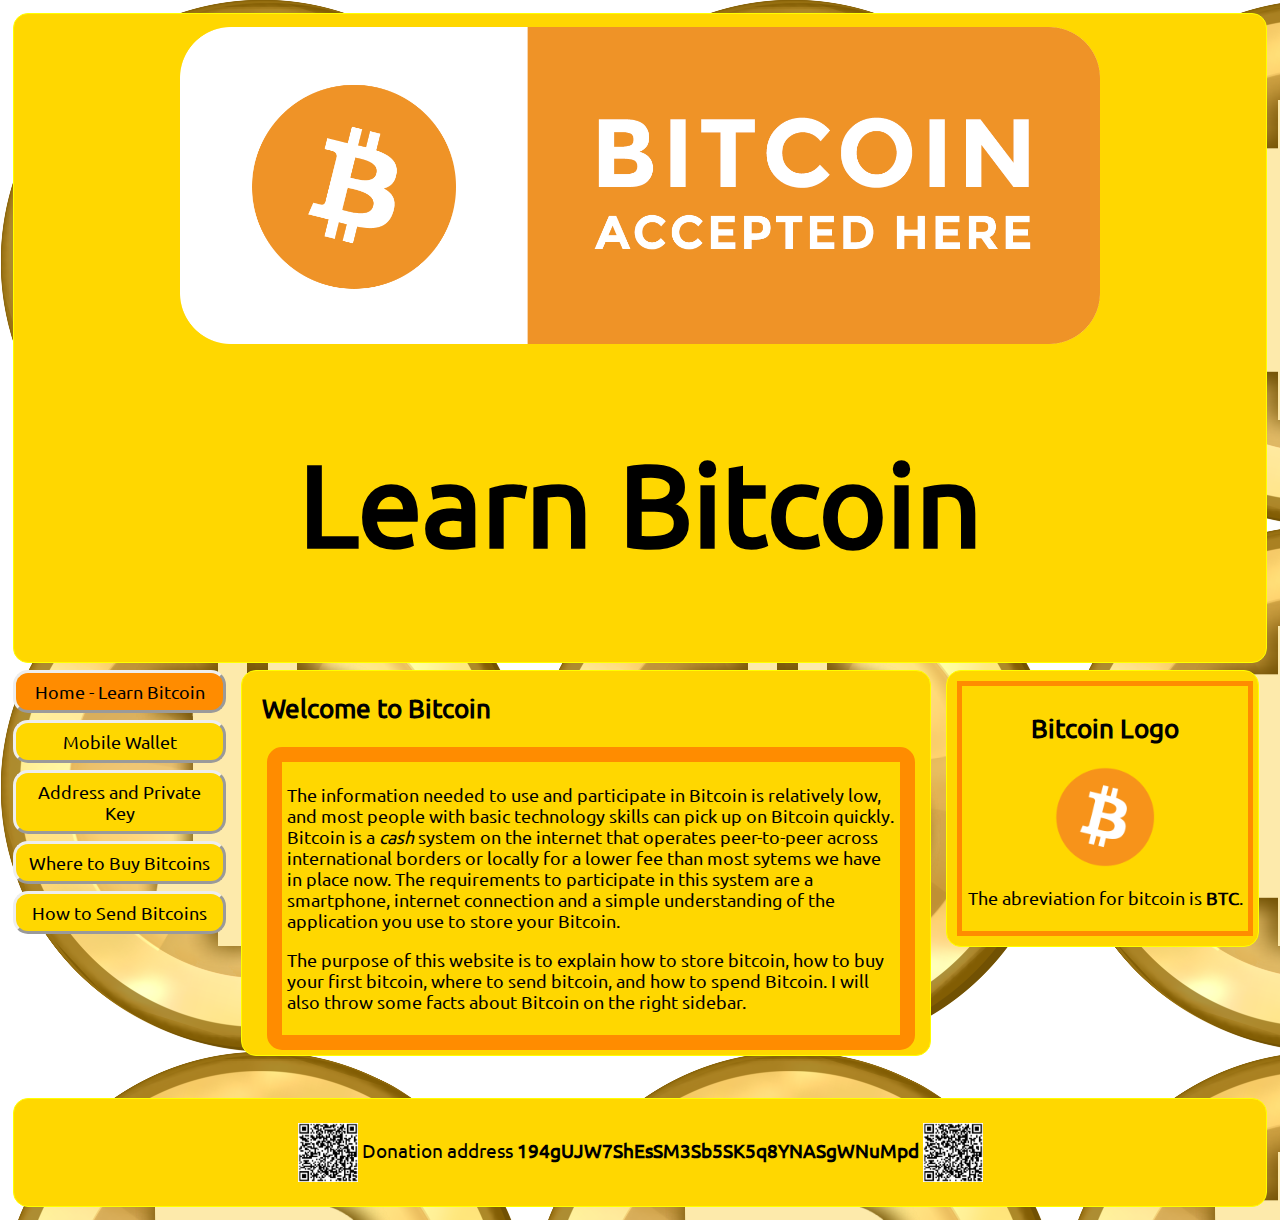
<file: index.html>
<!DOCTYPE html>
<html>
<head>
	<title>Learn Bitcoin</title>
	<meta charset="UTF-8">
	<meta name="description" content="This website is to help under stand Bitcoin on three levels: very simple, some technical, in depth.">
	<meta name="keywords" content="bitcoin, blockchain, educational">
	<meta name="author" content="Jacob Haimerl">
	<meta name="viewport" content="width=device-width, initial-scale=1.0">
	<link rel="stylesheet" type="text/css" href="style.css"> 
</head>

<body class="body">
	<div class="header">
		<img 
			src="Bitcoin.png" 
			alt="Bitcoin Accepted Here"
			style="width:75%;">
  		<h1>Learn Bitcoin
		</h1>
	</div>
	
	<div style="overflow:auto" >
 		<div class="menu">
   			<div class="menuitemcurrent">
				<a href="index.html">Home - Learn Bitcoin
				</a>
			</div>
			<div class="menuitem">
				<a href="learnbitcoin(Mobile Wallet).html">Mobile Wallet
				</a>
			</div>
    			<div class="menuitem">
				<a href="learnbitcoin(Addresses and Private Keys).html">Address and Private Key
				</a>
			</div>
			<div class="menuitem">
				<a href="learnbitcoin(Where to Buy).html">Where to Buy Bitcoins
				</a>
			</div>
    			<div class="menuitem">
				<a href="learnbitcoin(How to send them).html">How to Send Bitcoins
				</a>	
			</div>
  		</div>

  		<div class="main">
    			<h2>Welcome to Bitcoin
			</h2>
			
    				<div class="contentbox">
					<p>The information needed to use and participate in Bitcoin 
					is relatively low, and most people with basic technology skills can pick up on Bitcoin quickly. 
					Bitcoin is a <i>cash</i> system on the internet that operates peer-to-peer across international
					borders or locally for a lower fee than most sytems we have in place now. The requirements 
					to participate in this system are a smartphone, internet connection and a simple understanding 
					of the application you use to store your Bitcoin.
					</p>

					<p>The purpose of this website is to explain how to store bitcoin, how to buy your first bitcoin, 
					where to send bitcoin, and how to spend Bitcoin. I will also throw some facts about Bitcoin on the right sidebar.
					</p>
				</div>
  		</div>

  		<div class="right">
			<div class="sidebox">
    				<h2>Bitcoin Logo
				</h2>
				
    				<img
					src="Bitcoin001.png"
					alt="bitcoin logo"
					style="width:100px;height:100px;"
					float:left;>
					
				<p>The abreviation for bitcoin is <b>BTC</b>.
				</p>
			</div>
  		</div>
	</div>
	<br>
	<br>

	<div class="footer">
		<p>
			<img
				src="BitcoinDonationAddress.png"
				alt="Donation Bitcoin Address"
				style="width:60px; heigh:60px;"
				align="center">
				
				Donation address <b>194gUJW7ShEsSM3Sb5SK5q8YNASgWNuMpd</b>
				
			<img
				src="BitcoinDonationAddress.png"
				alt="Donation Bitcoin Address"
				style="width:60px; heigh:60px;"
				align="center">
		</p>
	</div>

</body>
</html>
</file>
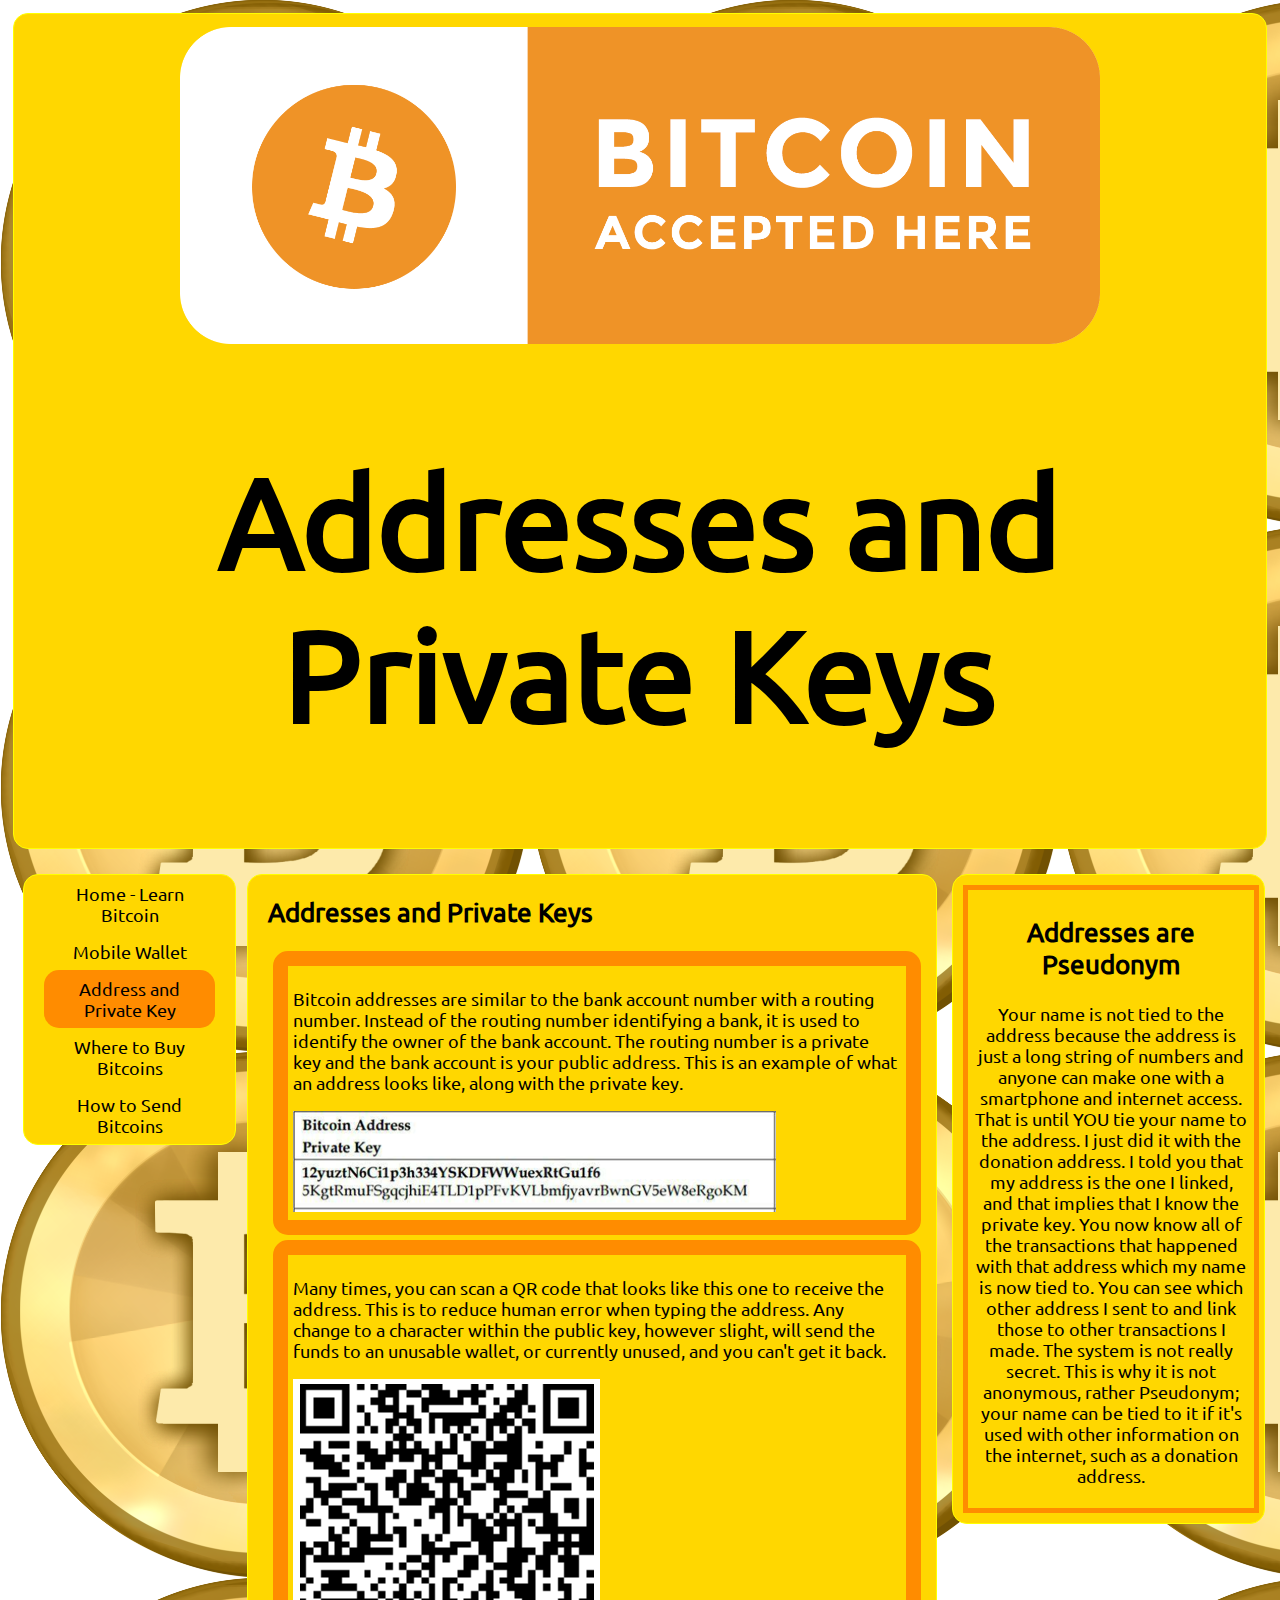
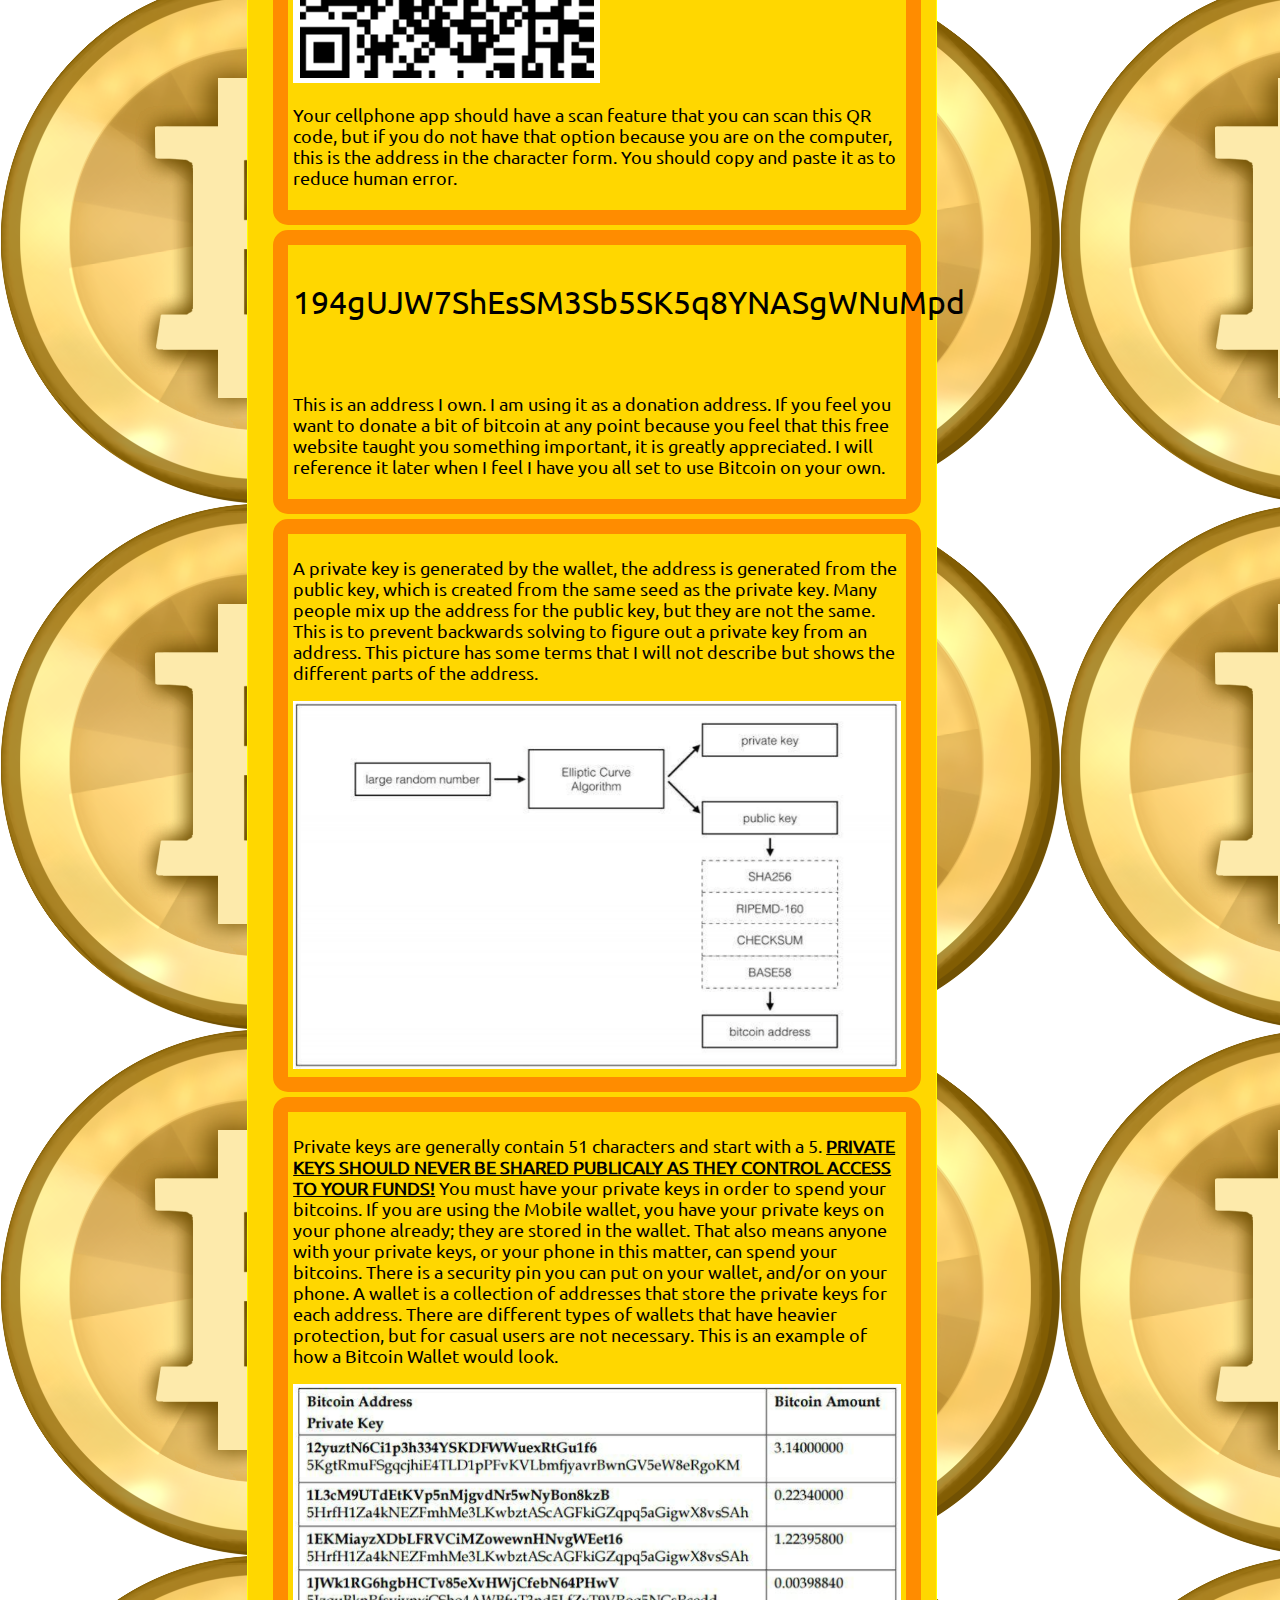
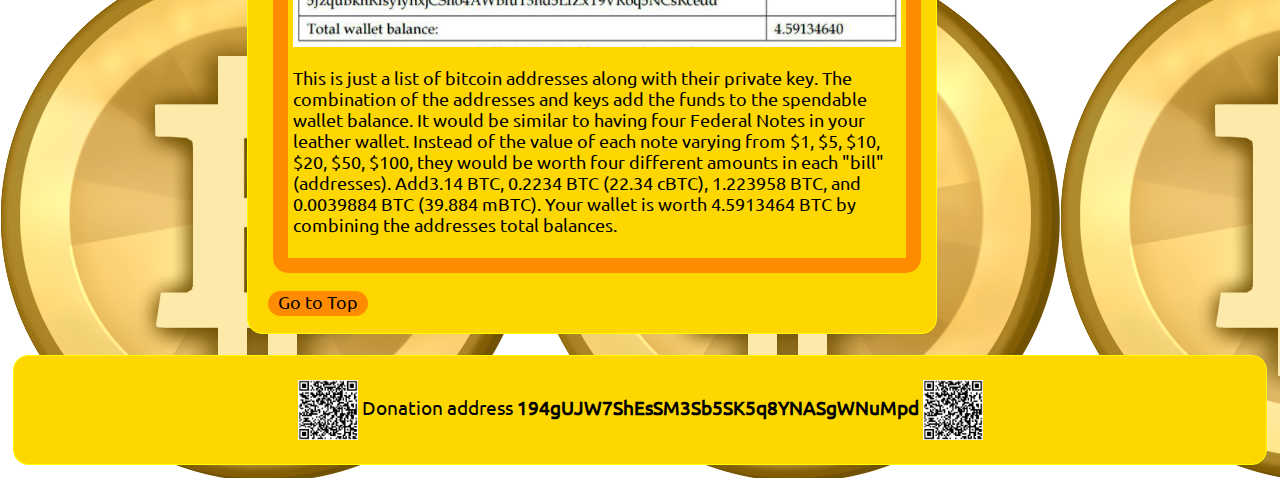
<file: learnbitcoin(Addresses and Private Keys).html>
<!DOCTYPE html>
<html>
<head>
	<title>Learn Bitcoin</title>
	<meta charset="UTF-8">
	<meta name="description" content="This website is to help understand Bitcoin on a user level only.">
	<meta name="keywords" content="bitcoin, blockchain, educational, public address, private key, beginner, 
	simple, laymen terms, mobile wallet, android, coinbase, how to buy bitcoin, how to send bitcoin, how to receive bitcoin">
	<meta name="author" content="Joseph Ostroski">
	<meta name="viewport" content="width=device-width, initial-scale=1.0">
<link rel="stylesheet" type="text/css" href="style.css">
</head>

<body class="body">
	<div class="header">
		<img 
			src="Bitcoin.png" 
			alt="Bitcoin Accepted Here"
			style="width:75%;">
  		<h1 style="font-size: 10vw;">
			Addresses and Private Keys
		</h1>
	</div>

	<div style="overflow:auto" >
	<p id="top">
		</p>
 		<ul>
 			<li>
				<a href="index.html">Home - Learn Bitcoin
				</a>
			</li>
  			<li>
				<a href="learnbitcoin(Mobile Wallet).html">Mobile Wallet
				</a>
			</li>
  			<li>
				<a href="learnbitcoin(Addresses and Private Keys).html" class="active">Address and Private Key
				</a>
			</li>
  			<li>
				<a href="learnbitcoin(Where to Buy).html">Where to Buy Bitcoins
				</a>
			</li>
			<li>
				<a href="learnbitcoin(How to send them).html">How to Send Bitcoins
				</a>
			</li>
		</ul>

  		<div class="main">
    			<h2>Addresses and Private Keys
			</h2>
			
				<div class="contentbox">
    					<p>Bitcoin addresses are similar to the bank account number with a routing 
					number. Instead of the routing number identifying a bank, it is used to 
					identify the owner of the bank account. The routing number is a private key 
					and the bank account is your public address. This is an example of what an 
					address looks like, along with the private key.
					</p>
					
				<img 
					src="BitcoinAddressExampleWithPrivateKey.png" 
					alt="bitcoin address and private key example"
					class="image">
				</div>
				
				<div class="contentbox">
					<p> Many times, you can scan a QR code that looks like this one to receive 
					the address. This is to reduce human error when typing the address. Any change 
					to a character within the public key, however slight, will send the funds to 
					an unusable wallet, or currently unused, and you can't get it back.
					</p>
					
					<img
						src="BitcoinDonationAddress.png"
						alt="Donation Bitcoin Address"
						class="image">
				
						<p>Your cellphone app should have a scan feature that you can scan this QR 
						code, but if you do not have that option because you are on the computer, 
						this is the address in the character form. You should copy and paste it as 
						to reduce human error.
						</p>
				</div>
				
				<div class="contentbox">
					<p style="font-size: 2.5vw" >194gUJW7ShEsSM3Sb5SK5q8YNASgWNuMpd
					</p>
				<br>
	
					<p>This is an address I own. I am using it as a donation address. If 
					you feel you want to donate a bit of bitcoin at any point because you feel that 
					this free website taught you something important, it is greatly appreciated. I will reference it later 
					when I feel I have you all set to use Bitcoin on your own.
					</p>
				</div>
				
				<div class="contentbox">
					<p>A private key is generated by the wallet, the address is generated from 
					the public key, which is created from the same seed as the private key. Many people mix up 
					the address for the public key, but they are not the same. This is to prevent 
					backwards solving to figure out a private key from an address. This picture has some 
					terms that I will not describe but shows the different parts of the address.
					</p>
					
					<img
						src="PrivateKeytoPublicAddress.png"
						alt="Private Key to Public Address"
						class="image">
  				</div>
				
				<div class="contentbox">
					<p>Private keys are 
					generally contain 51 characters and start with a 5. <b><u>PRIVATE KEYS SHOULD 
					NEVER BE SHARED PUBLICALY AS THEY CONTROL 
					ACCESS TO YOUR FUNDS!</u></b> You must have your private keys in order to spend your 
					bitcoins. If you are using the Mobile wallet, you have your private keys on your 
					phone already; they are stored in the wallet. That also means anyone with your private 
					keys, or your phone in this matter, can spend your bitcoins. There is a security 
					pin you can put on your wallet, and/or on your phone. A wallet is a collection of 
					addresses that store the private keys for each address. There are different types 
					of wallets that have heavier protection, but for casual users are not necessary. 
					This is an example of how a Bitcoin Wallet would look.
					</p>
				
					<img
						src="BitcoinWalletExample.png"
						alt="Example of Bitcoin Wallet"
						class="image">
		
					<p>This is just a list of bitcoin addresses along with their private key. The combination 
					of the addresses and keys add the funds to the spendable wallet balance. It would be 
					similar to having four Federal Notes in your leather wallet. Instead of the value of each note 
					varying from $1, $5, $10, $20, $50, $100, they would be worth four different amounts in each "bill" (addresses). Add3.14 
					BTC, 0.2234 BTC (22.34 cBTC), 1.223958 BTC, and 0.0039884 BTC (39.884 mBTC). Your wallet is worth 
					4.5913464 BTC by combining the addresses total balances.
					</p>
				</div>
				<p class="button">
					<a href="#top">Go to Top
					</a>
				</p>
  		</div>

  		<div class="right">
			<div class="sidebox">
    				<h2>Addresses are Pseudonym
				</h2>
				
    					<p>Your name is not tied to the address because the address is just a long string of numbers 
					and anyone can make one with a smartphone and internet access. That is until YOU tie your name 
					to the address. I just did it with the donation address. I told you that my address is the one 
					I linked, and that implies that I know the private key. You now know all of the transactions 
					that happened with that address which my name is now tied to. You can see which 
					other address I sent to and link those to other transactions I made. The system is not really 
					secret. This is why it is not anonymous, rather Pseudonym; your name can be 
					tied to it if it's used with other information on the internet, such as a donation address.</p>
			</div>
  		</div>
	</div>
		<br>
		
	<div class="footer">
			<p>
				<img
					src="BitcoinDonationAddress.png"
					alt="Donation Bitcoin Address"
					style="width:60px; heigh:60px;"
					align="center">
					
					Donation address <b>194gUJW7ShEsSM3Sb5SK5q8YNASgWNuMpd</b>
					
				<img
					src="BitcoinDonationAddress.png"
					alt="Donation Bitcoin Address"
					style="width:60px; heigh:60px;"
					align="center">
			</p>
		</div>
</body>
</html>
</file>
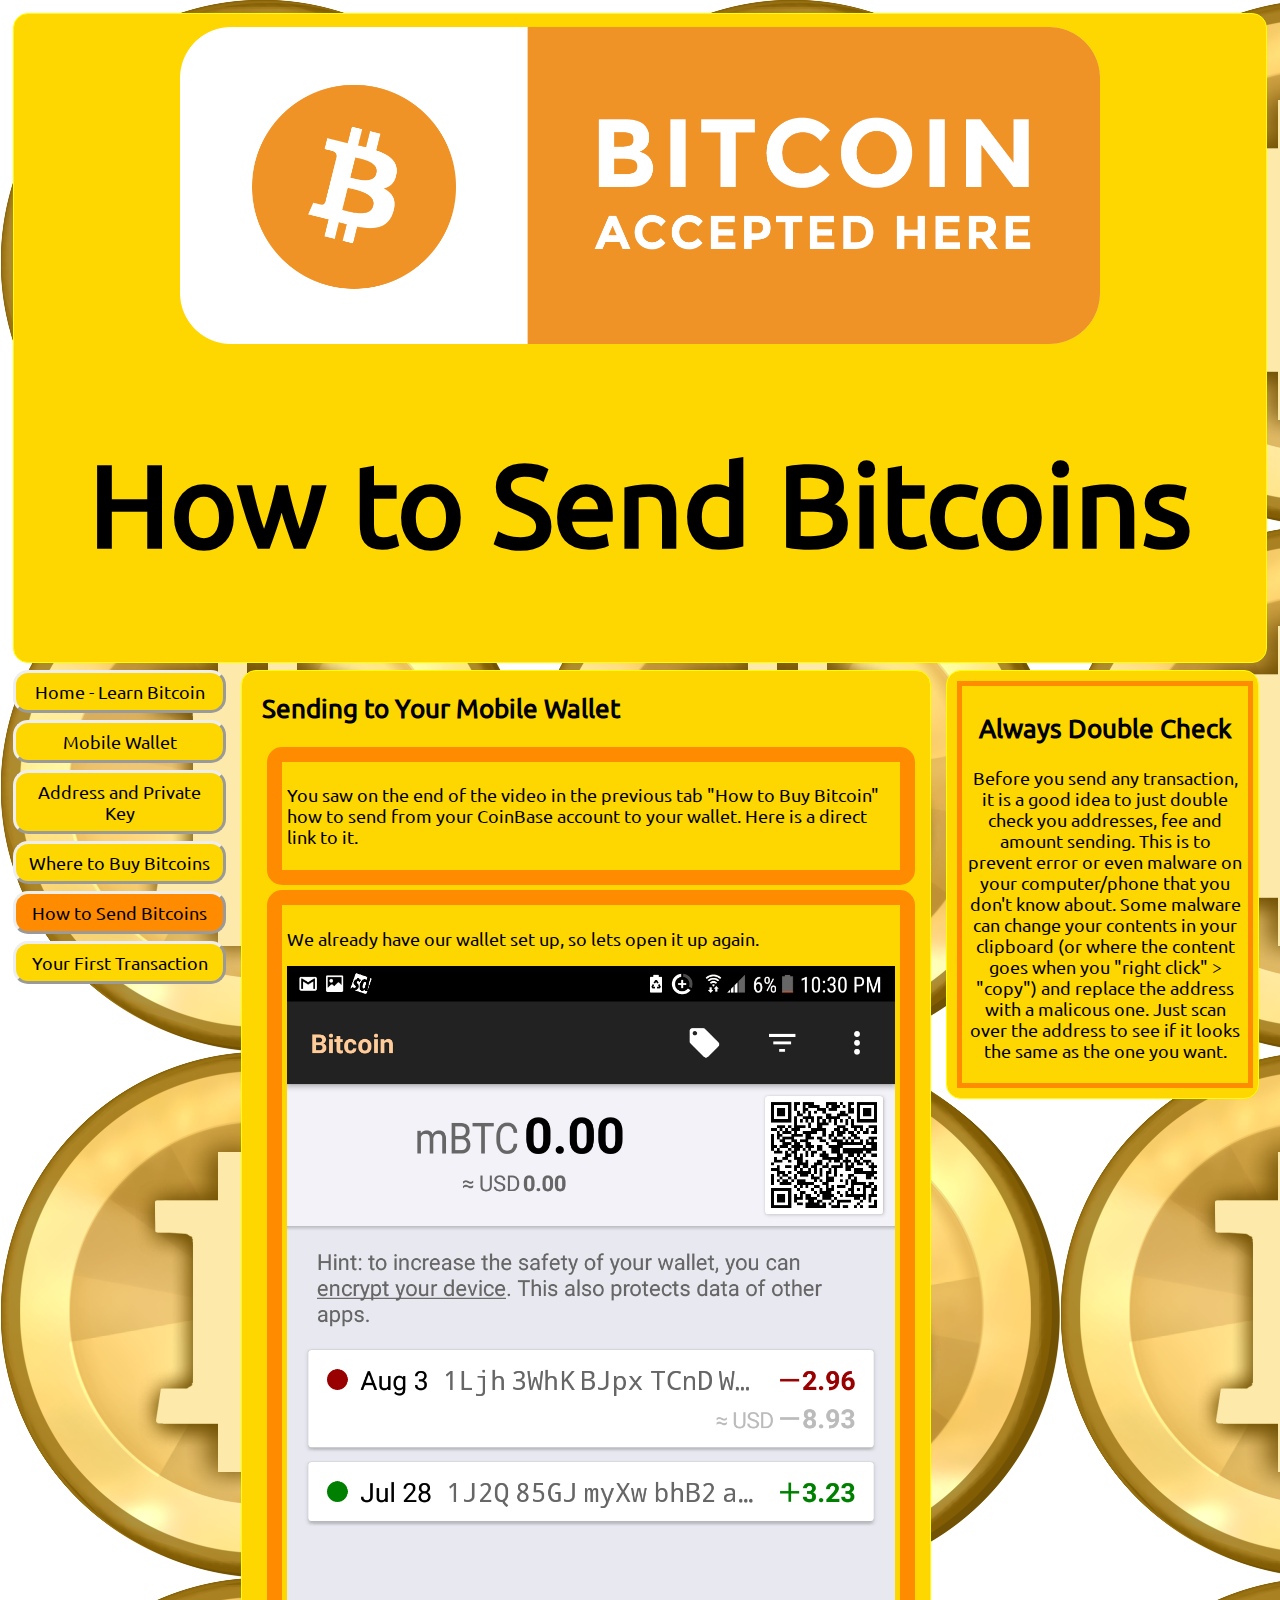
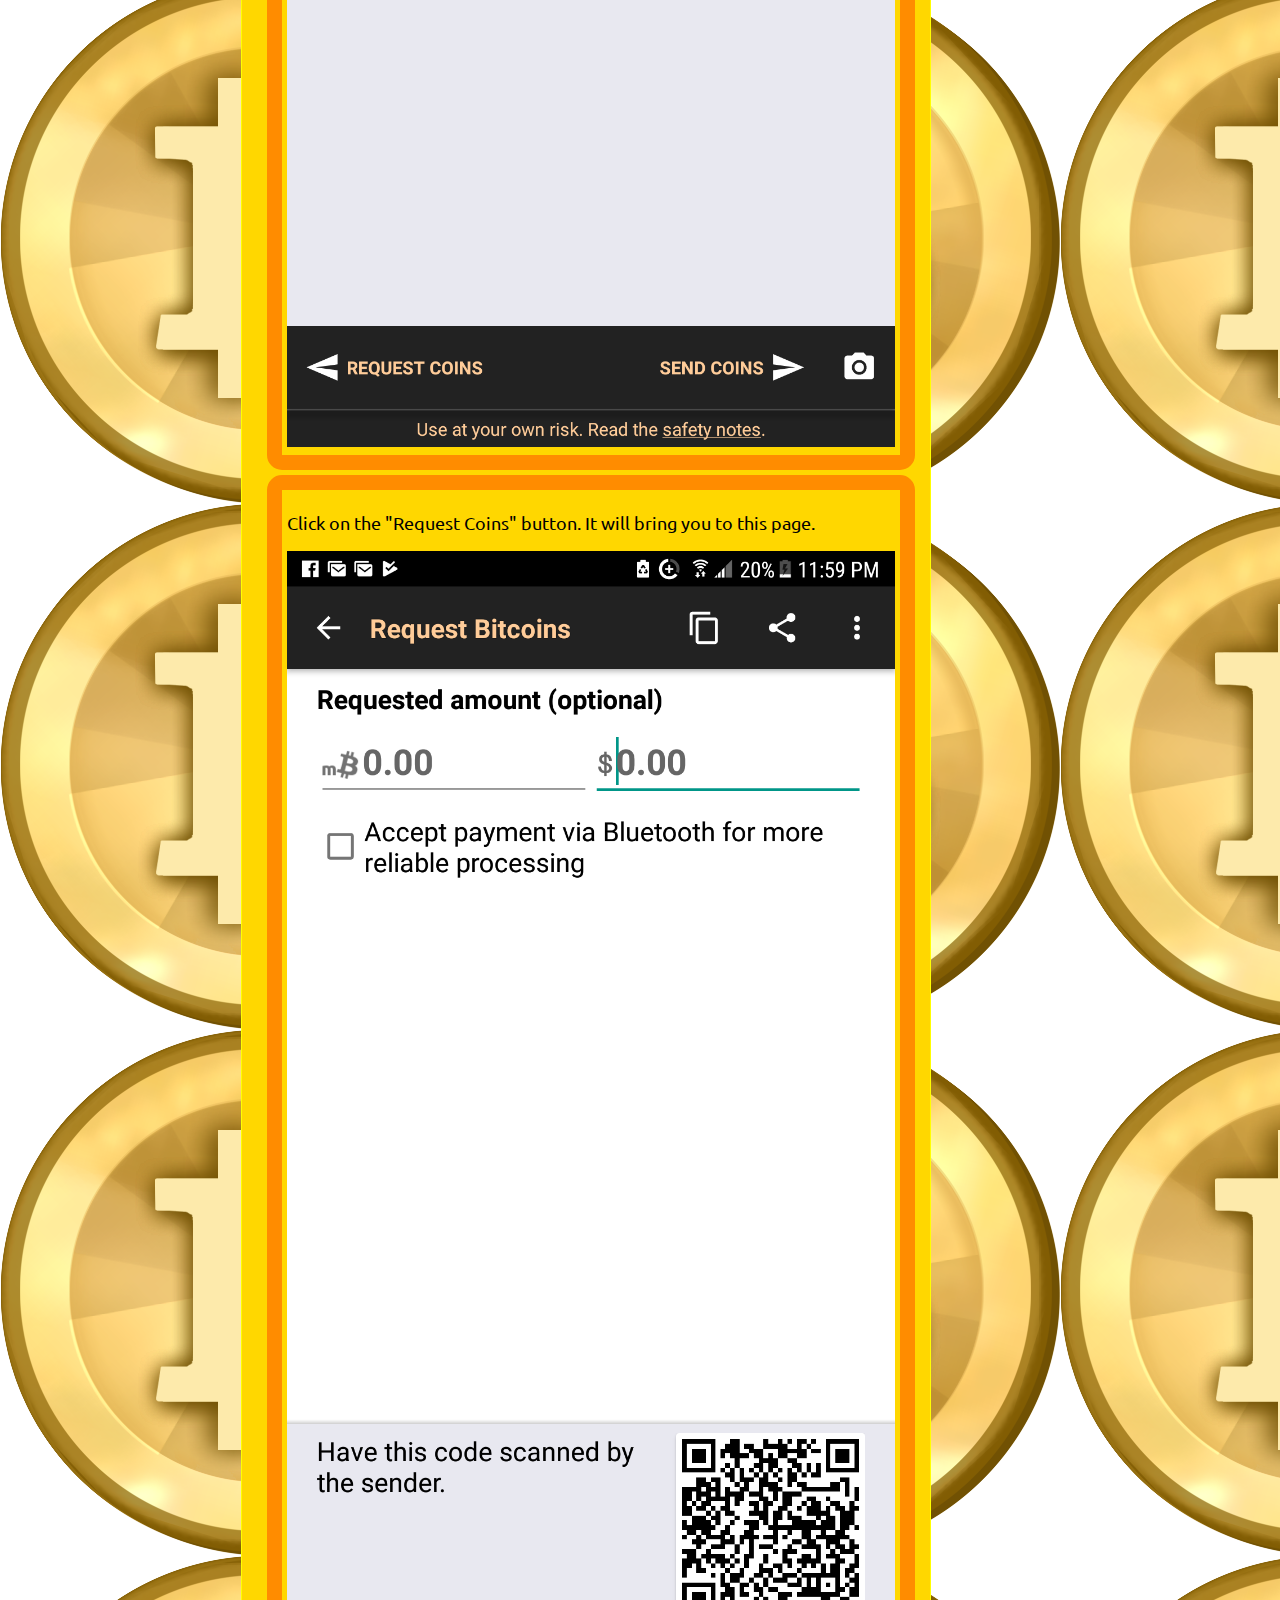
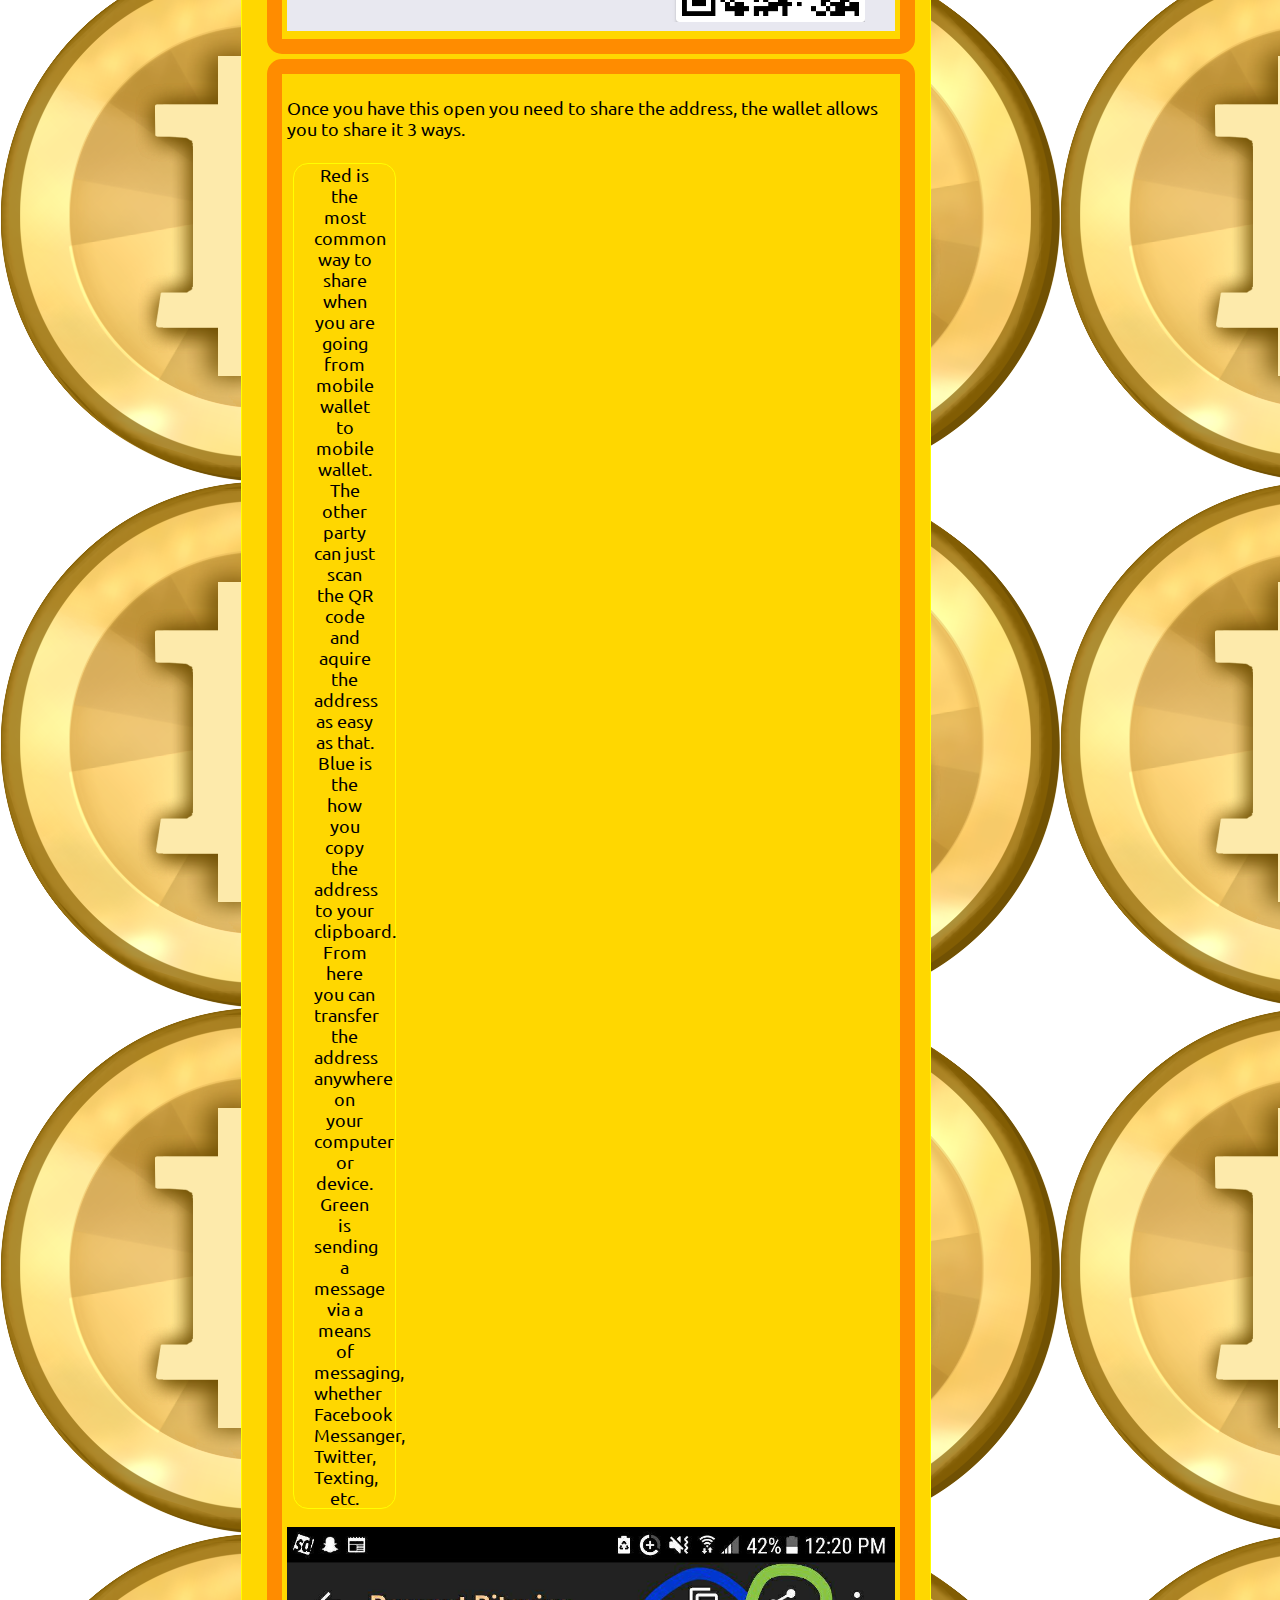
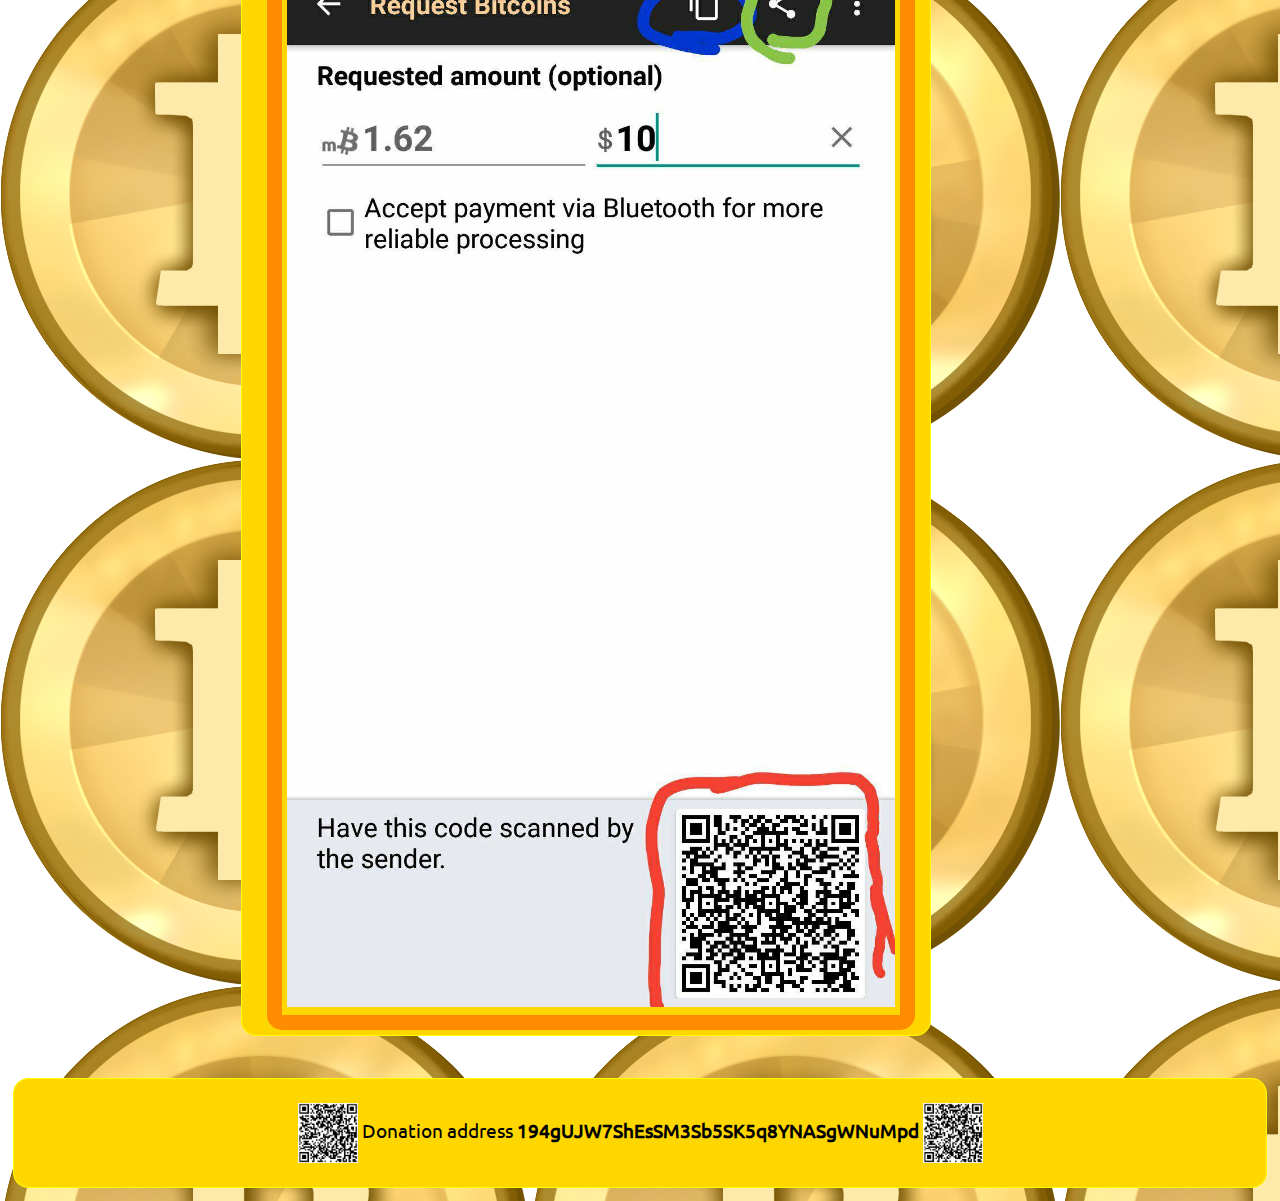
<file: learnbitcoin(How to send them).html>
<!DOCTYPE html>
<html>
<head>
	<title>Learn Bitcoin</title>
	<meta charset="UTF-8">
	<meta name="description" content="This website is to help under stand Bitcoin on three levels: very simple, some technical, in depth.">
	<meta name="keywords" content="bitcoin, blockchain, educational">
	<meta name="author" content="Jacob Haimerl">
	<meta name="viewport" content="width=device-width, initial-scale=1.0">
	<link rel="stylesheet" type="text/css" href="style.css">
</head>

<body class="body">
	<div class="header">
		<img 
			src="Bitcoin.png" 
			alt="Bitcoin Accepted Here"
			style="width:75%;">
			
  		<h1>How to Send Bitcoins
		</h1>
	</div>

	<div style="overflow:auto">
 		<div class="menu">
   			<div class="menuitem">
				<a href="index.html">Home - Learn Bitcoin
				</a>
			</div>
			<div class="menuitem">
				<a href="learnbitcoin(Mobile Wallet).html">Mobile Wallet
				</a>
			</div>
    			<div class="menuitem">
				<a href="learnbitcoin(Addresses and Private Keys).html">Address and Private Key
				</a>
			</div>
			<div class="menuitem">
				<a href="learnbitcoin(Where to Buy).html">Where to Buy Bitcoins
				</a>
			</div>
    			<div class="menuitemcurrent">
				<a href="learnbitcoin(How to send them).html">How to Send Bitcoins
				</a>	
			</div>
			<div class="menuitem">
				<a href="learnbitcoin(Your First Transaction).html">Your First Transaction
				</a>	
			</div>
  		</div>

  		<div class="main">
    			<h2>Sending to Your Mobile Wallet
			</h2>
			
				<div class="contentbox">
    					<p>You saw on the end of the video in the previous tab "How to Buy Bitcoin" 
					how to send from your CoinBase account to your wallet.
						<a href="https://youtu.be/V4WMAPXuHVg?t=9m32s" target="_blank">Here is a direct link to it.
						</a>
					</p>
				</div>
				<div class="contentbox">
					<p>We already have our wallet set up, so lets open it up again.
					</p>
	
					<img
						src="BitcoinWalletInterface.png"
						alt="Bitcoin Mobile Wallet Interface"
						class="image">
				</div>
				
				<div class="contentbox">
					<p>Click on the "Request Coins" button. It will bring you to this page.
					</p>

				<img
					src="RequestBitcoins.png"
					alt="Bitcoin Mobile Wallet Request Bitcoins Page"
					class="image">
				</div>
				
				<div class="contentbox">
					<p>Once you have this open you need to share the address, the wallet allows you to share it 3 ways.
						<ul>
							<li>Red is the most common way to share when you are going from mobile wallet to mobile wallet.
							The other party can just scan the QR code and aquire the address as easy as that.
							</li>
							
							<li>Blue is the how you copy the address to your clipboard. From here you can transfer 
							the address anywhere on your computer or device.
							</li>
							
							<li>Green is sending a message via a means of messaging, whether Facebook Messanger, Twitter, Texting, etc.
							</li>
						</ul>
					</p>

					<img
						src="HowToShareAddress.jpg"
						alt="Bitcoin Mobile Wallet Interface with highlighting key parts"
						class="image">
				</div>
  		</div>

  		<div class="right">
			<div class="sidebox">
    				<h2>Always Double Check
				</h2>
				
    					<p>Before you send any transaction, it is a good idea to just double check you addresses, fee and amount sending. This is to prevent
					error or even malware on your computer/phone that you don't know about. Some malware can change your contents in your clipboard
					(or where the content goes when you "right click" > "copy") and replace the address with a malicous one.  Just scan over the address to
					see if it looks the same as the one you want.
					</p>
			</div>
  		</div>
	</div>
	<br>
	<br>

	<div class="footer">
		<p>
			<img
				src="BitcoinDonationAddress.png"
				alt="Donation Bitcoin Address"
				style="width:60px; heigh:60px;"
				align="center">
				
				Donation address <b>194gUJW7ShEsSM3Sb5SK5q8YNASgWNuMpd</b>
		
			<img
				src="BitcoinDonationAddress.png"
				alt="Donation Bitcoin Address"
				style="width:60px; heigh:60px;"
				align="center">
		</p>
	</div>
</body>
</html>
</file>
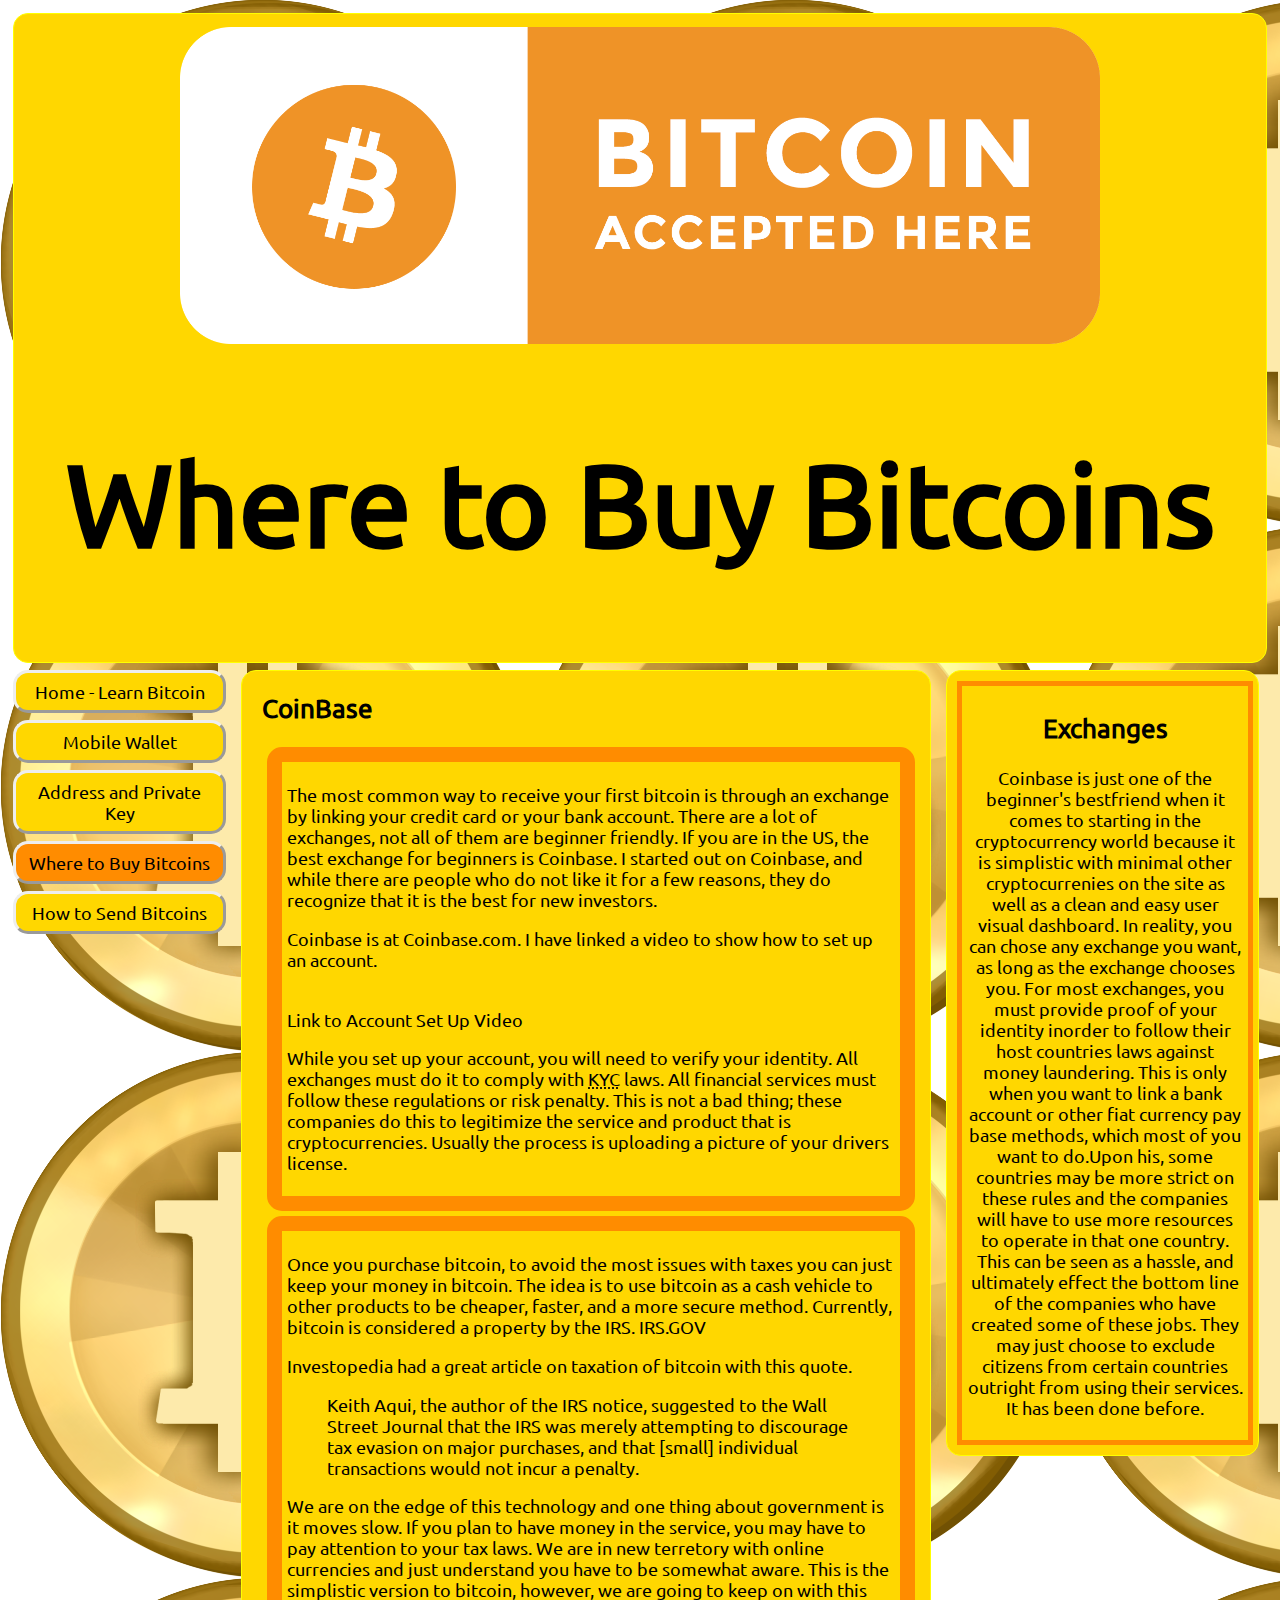
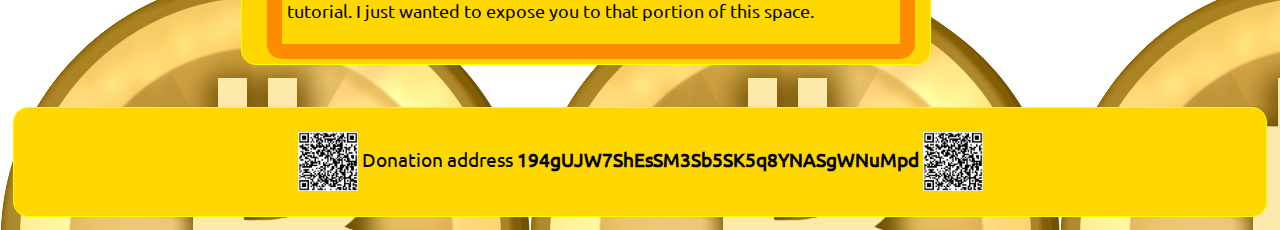
<file: learnbitcoin(Where to Buy).html>
<!DOCTYPE html>
<html>
<head>
	<title>Learn Bitcoin</title>
	<meta charset="UTF-8">
	<meta name="description" content="This website is to help under stand Bitcoin on three levels: very simple, some technical, in depth.">
	<meta name="keywords" content="bitcoin, blockchain, educational">
	<meta name="author" content="Jacob Haimerl">
	<meta name="viewport" content="width=device-width, initial-scale=1.0">
	<link rel="stylesheet" type="text/css" href="style.css">
</head>

<body class="body">
	<div class="header">
		<img 
			src="Bitcoin.png" 
			alt="Bitcoin Accepted Here"
			style="width:75%;">
  		<h1>Where to Buy Bitcoins
		</h1>
	</div>

	<div style="overflow:auto">
 		<div class="menu">
   			<div class="menuitem">
				<a href="index.html">Home - Learn Bitcoin
				</a>
			</div>
			<div class="menuitem">
				<a href="learnbitcoin(Mobile Wallet).html">Mobile Wallet
				</a>
			</div>
    			<div class="menuitem">
				<a href="learnbitcoin(Addresses and Private Keys).html">Address and Private Key
				</a>
			</div>
			<div class="menuitemcurrent">
				<a href="learnbitcoin(Where to Buy).html">Where to Buy Bitcoins
				</a>
			</div>
    			<div class="menuitem">
				<a href="learnbitcoin(How to send them).html">How to Send Bitcoins
				</a>	
			</div>
  		</div>

  		<div class="main">
    			<h2>CoinBase
			</h2>
			
				<div class="contentbox">
	    				<p>The most common way to receive your first bitcoin is through an exchange by 
					linking your credit card or your bank account. There are a lot of exchanges, not 
					all of them are beginner friendly. If you are in the US, the best exchange for 
					beginners is Coinbase. I started out on Coinbase, and while there are people who 
					do not like it for a few reasons, they do recognize that it is the best for new investors.
					</p>

					<p>Coinbase is at <a href="http://www.coinbase.com" target="_blank">Coinbase.com.</a> I have 
					linked a video to show how to set up an account.
					</p>
					<br>

					<a href="https://www.youtube.com/watch?v=V4WMAPXuHVg" target="_blank">Link to Account Set Up Video
					</a>
				
					<p>While you set up your account, you will need to verify your identity. All exchanges must do 
					it to comply with <abbr title="Know Your Customer">KYC</abbr> laws. All financial services must follow these 
					regulations or risk penalty. This is not a bad thing; these companies do this to legitimize 
					the service and product that is cryptocurrencies. Usually the process is uploading a picture of 
					your drivers license.
					</p>
				</div>
				
				<div class="contentbox">
					<p>Once you purchase bitcoin, to avoid the most issues with taxes you can just keep your money 
					in bitcoin. The idea is to use bitcoin as a cash vehicle to other products to be cheaper, 
					faster, and a more secure method. Currently, bitcoin is considered a property by the IRS.
						<a href="https://www.irs.gov/newsroom/irs-virtual-currency-guidance" target="_blank">IRS.GOV
						</a>
					</p>

					<p>
						<a href="http://www.investopedia.com/university/definitive-bitcoin-tax-guide-dont-let-irs-snow-you/definitive-bitcoin-tax-guide-chapter-2-bitcoin-commerce-taxable-events-ecommerce-taxation.asp#ixzz4wftUXxdn" target="_blank">
						Investopedia had a great article on taxation of bitcoin with this quote.
						</a>
					</p>

					<blockquote src="http://www.investopedia.com/university/definitive-bitcoin-tax-guide-dont-let-irs-snow-you/definitive-bitcoin-tax-guide-chapter-2-bitcoin-commerce-taxable-events-ecommerce-taxation.asp#ixzz4wftUXxdn">
					Keith Aqui, the author of the IRS notice, suggested to the Wall Street Journal that the IRS was 
					merely attempting to discourage tax evasion on major purchases, and that [small] individual 
					transactions would not incur a penalty.</blockquote>

					<p>We are on the edge of this technology and one thing about government is it moves slow. If you plan to have 
					money in the service, you may have to pay attention to your tax laws. We are in new terretory with online 
					currencies and just understand you have to be somewhat aware. This is the simplistic version to bitcoin, however, 
					we are going to keep on with this tutorial. I just wanted to expose you to that portion of this space.
					</p>
				</div>
  		</div>

  		<div class="right">
				<div class="sidebox">
    					<h2>Exchanges
					</h2>
					
		    				<p>Coinbase is just one of the beginner's bestfriend when it comes to starting in the cryptocurrency world 
						because it is simplistic with minimal other cryptocurrenies on the site as well as a clean and easy user 
						visual dashboard. In reality, you can chose any exchange you want, as long as the exchange chooses you. 
						For most exchanges, you must provide proof of your identity inorder to follow their host countries laws against 
						money laundering. This is only when you want to link a bank account or other fiat currency pay base methods, 
						which most of you want to do.Upon his, some countries may be more strict on these rules and the companies will 
						have to use more resources to operate in that one country. This can be seen as a hassle, and ultimately effect 
						the bottom line of the companies who have created some of these jobs. They may just choose to exclude citizens 
						from certain countries outright from using their services. It has been done before.
						</p>
				</div>
  		</div>
	</div>
	<br>
	<br>

	<div class="footer">
		<p>
			<img
				src="BitcoinDonationAddress.png"
				alt="Donation Bitcoin Address"
				style="width:60px; heigh:60px;"
				align="center">
				
			Donation address <b>194gUJW7ShEsSM3Sb5SK5q8YNASgWNuMpd</b>
			
			<img
				src="BitcoinDonationAddress.png"
				alt="Donation Bitcoin Address"
				style="width:60px; heigh:60px;"
				align="center">
		</p>
	</div>
</body>
</html>
</file>
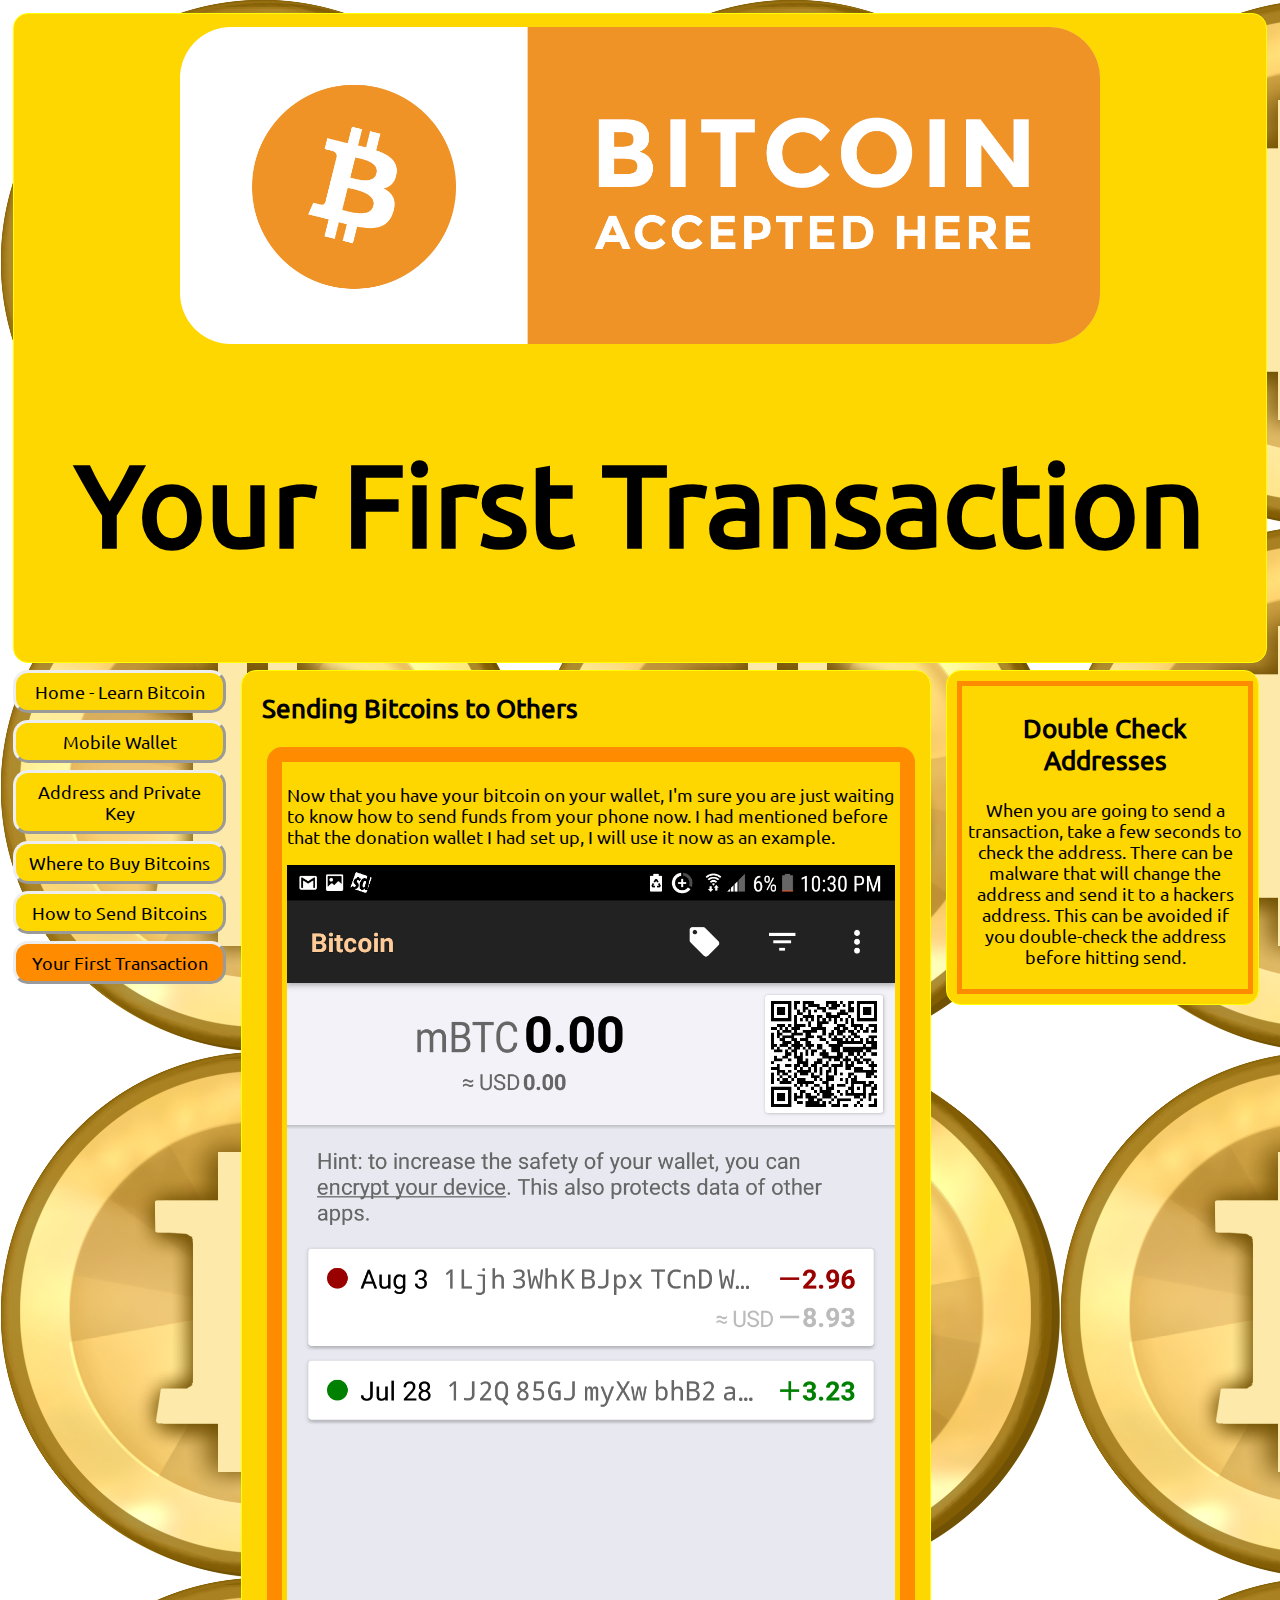
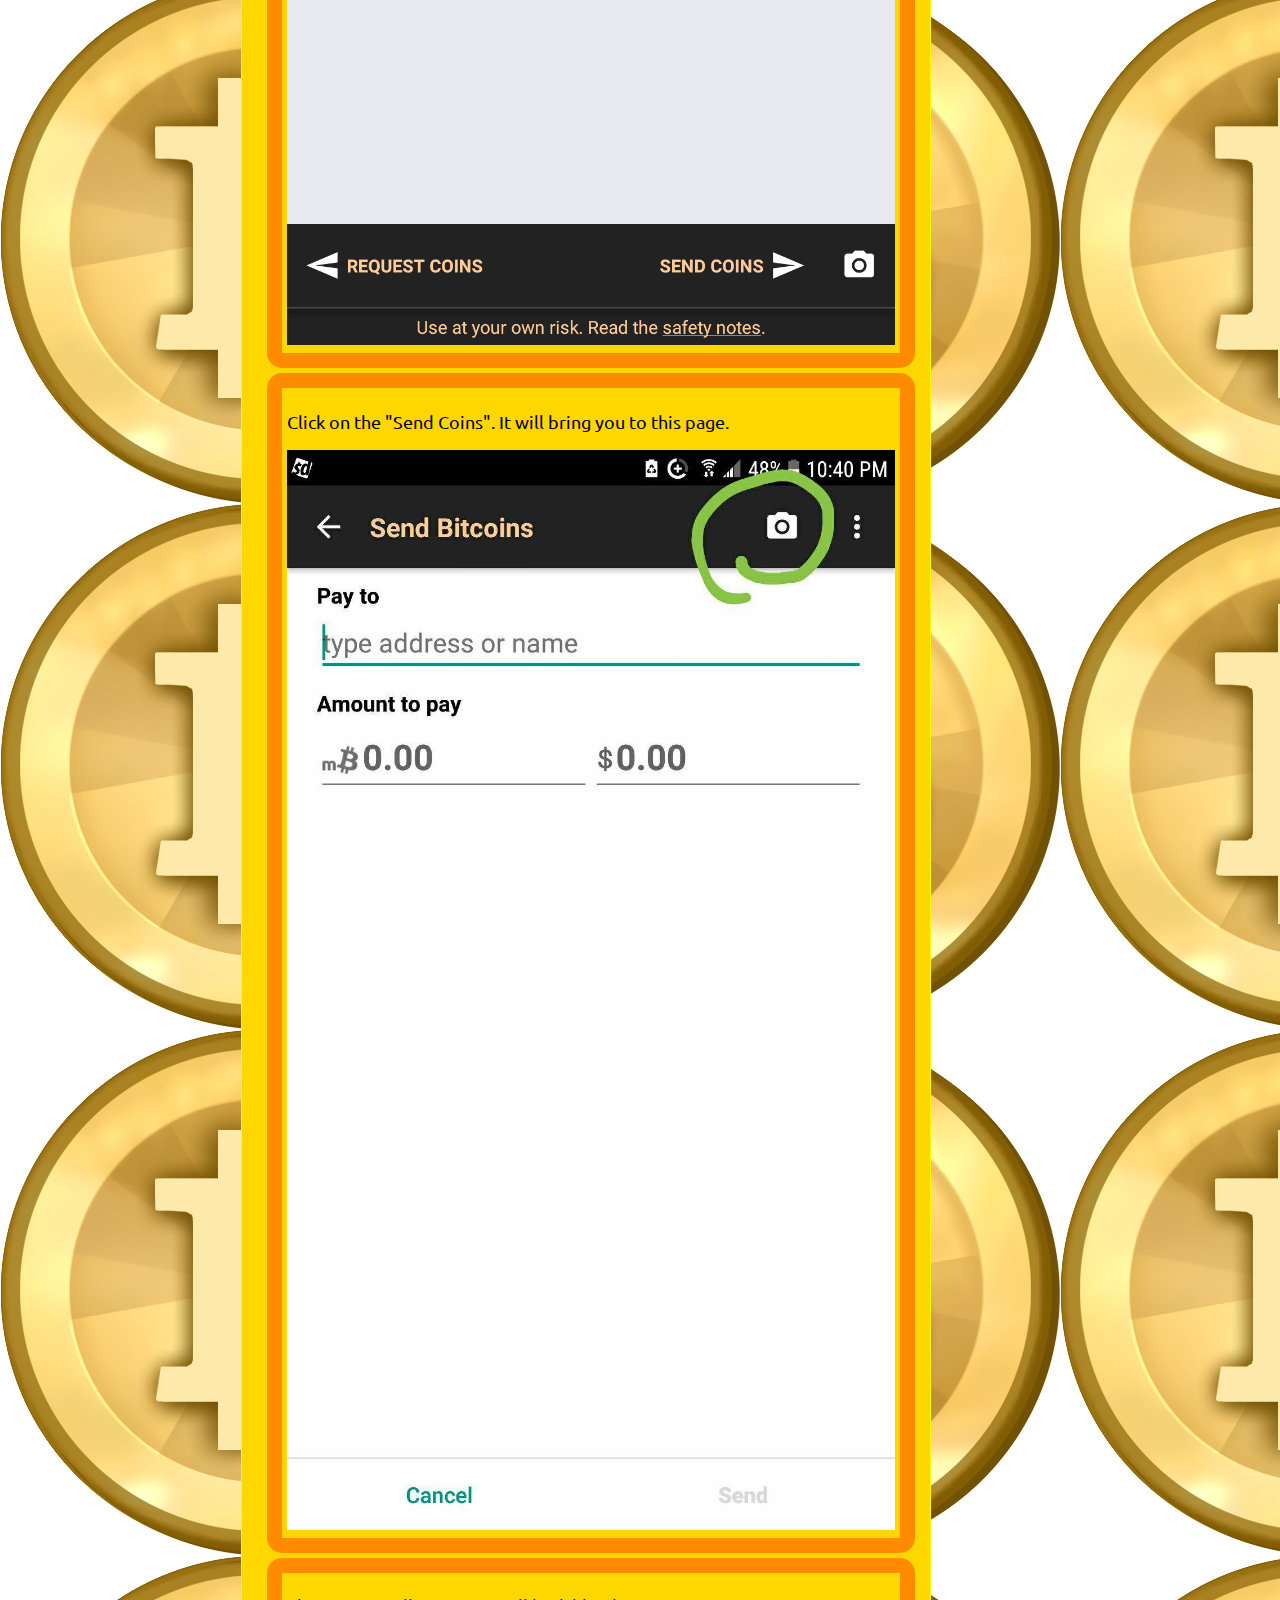
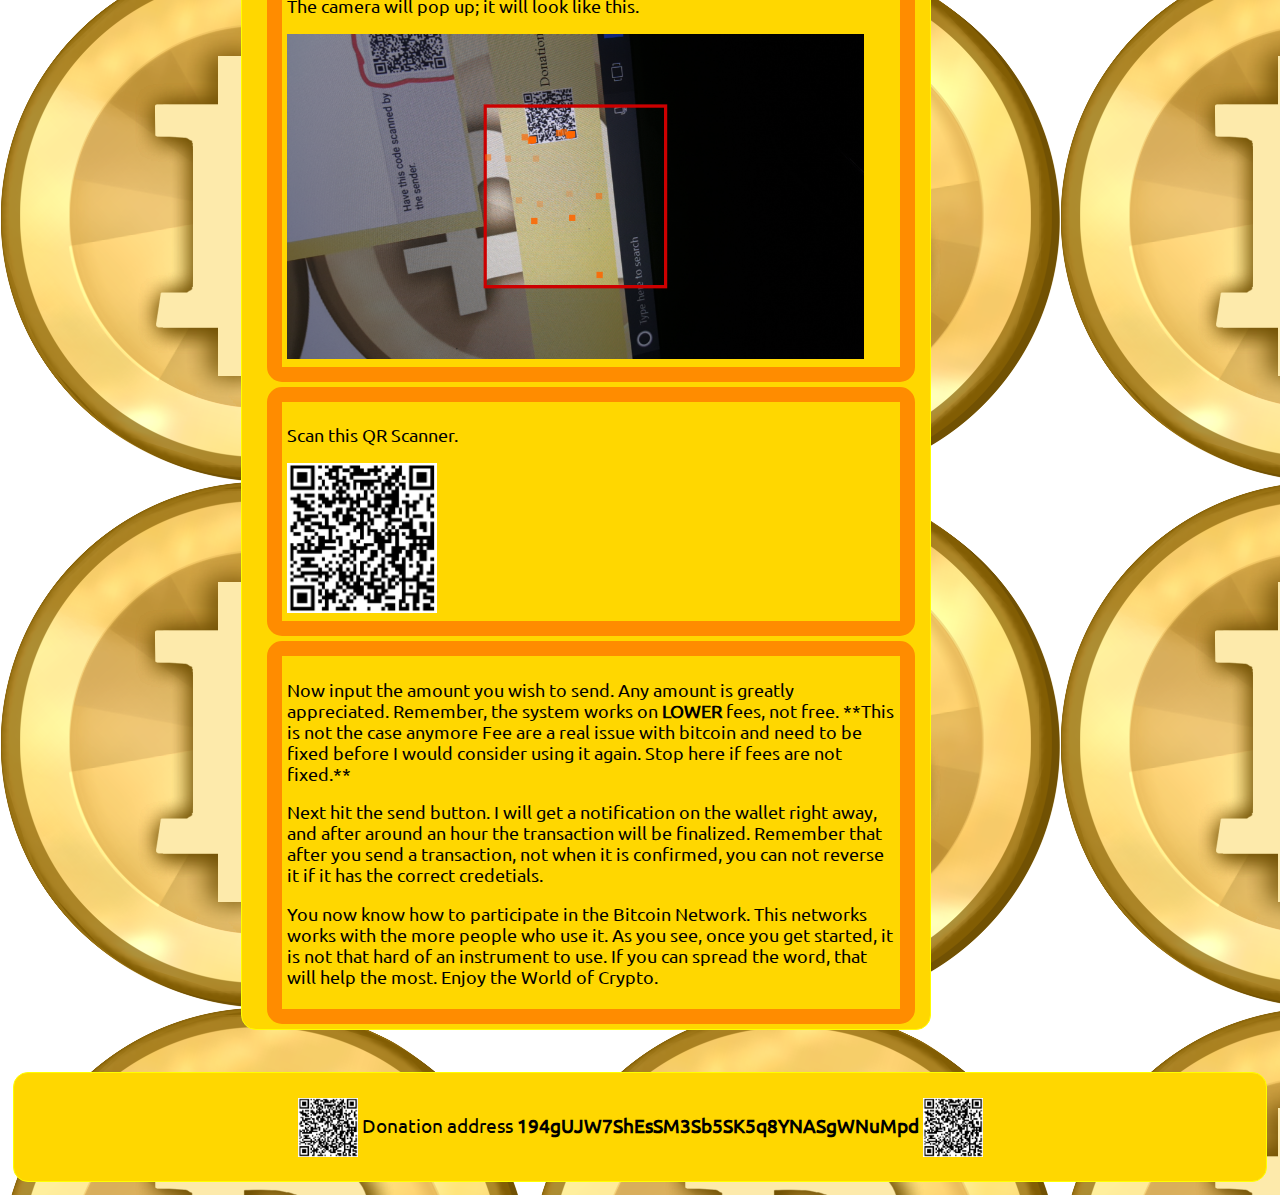
<file: learnbitcoin(Your First Transaction).html>
<!DOCTYPE html>
<html>
<head>
	<title>Learn Bitcoin</title>
	<meta charset="UTF-8">
	<meta name="description" content="This website is to help under stand Bitcoin on three levels: very simple, some technical, in depth.">
	<meta name="keywords" content="bitcoin, blockchain, educational">
	<meta name="author" content="Jacob Haimerl">
	<meta name="viewport" content="width=device-width, initial-scale=1.0">
	<link rel="stylesheet" type="text/css" href="style.css">
</head>

<body class="body">
	<div class="header">
		<img 
			src="Bitcoin.png" 
			alt="Bitcoin Accepted Here"
			style="width:75%;">
  		<h1>Your First Transaction
		</h1>
	</div>

	<div style="overflow:auto">
 		<div class="menu">
   			<div class="menuitem">
				<a href="index.html">Home - Learn Bitcoin
				</a>
			</div>
			<div class="menuitem">
				<a href="learnbitcoin(Mobile Wallet).html">Mobile Wallet
				</a>
			</div>
    			<div class="menuitem">
				<a href="learnbitcoin(Addresses and Private Keys).html">Address and Private Key
				</a>
			</div>
			<div class="menuitem">
				<a href="learnbitcoin(Where to Buy).html">Where to Buy Bitcoins
				</a>
			</div>
    			<div class="menuitem">
				<a href="learnbitcoin(How to send them).html">How to Send Bitcoins
				</a>
			</div>
			<div class="menuitemcurrent">
				<a href="learnbitcoin(Your First Transaction).html">Your First Transaction
				</a>	
			</div>
  		</div>

  		<div class="main">
    			<h2>Sending Bitcoins to Others
			</h2>
			
				<div class="contentbox">
	    				<p>Now that you have your bitcoin on your wallet, I'm sure you are just waiting
					to know how to send funds from your phone now. I had mentioned before that the donation
					wallet I had set up, I will use it now as an example.
					</p>
					<img
						src="BitcoinWalletInterface.png"
						atl="Bitcoin Wallet Interface"
						class="image">
				</div>
				
				<div class="contentbox">
					<p>Click on the "Send Coins". It will bring you to this page.
					</p>

					<img
						src="ShowingCameraInSendCoinsPage.jpg"
						alt="Send Coins Page in Mobile Wallet"
						class="image">
				</div>
				
				<div class="contentbox">
					<p>The camera will pop up; it will look like this.
					</p>

					<img
						src="CameraScanScreen.png"
						alt="Scan Screen"
						style="width:95%;">
				</div>
				
				<div class="contentbox">
					<p>Scan this QR Scanner.
					</p>

					<img
						src="BitcoinDonationAddress.png"
						alt="Bitcoin Donation address"
						style="width:150px;height:150px;">
				</div>
				
				<div class="contentbox">
					<p>Now input the amount you wish to send. Any amount is greatly appreciated. 
					Remember, the system works on <b>LOWER</b> fees, not free.  **This is not the case anymore Fee are a real issue with
					bitcoin and need to be fixed before I would consider using it again. Stop here if fees are not fixed.**
					</p>

					<p>Next hit the send button. I will get a notification on the wallet right away, 
					and after around an hour the transaction will be finalized. Remember that after you 
					send a transaction, not when it is confirmed, you can not reverse it if it has the correct credetials.
					</p>

					<p>You now know how to participate in the Bitcoin Network. This networks works with the more people who use it. 
					As you see, once you get started, it is not that hard of an instrument to use. If you can spread the word, that will help
					the most. Enjoy the World of Crypto.
					</p>
				</div>
  		</div>

  		<div class="right">
			<div class="sidebox">
	    			<h2>Double Check Addresses
				</h2>
				
	    				<p>When you are going to send a transaction, take a few seconds to check the address. There can be malware that will change the
					address and send it to a hackers address. This can be avoided if you double-check the address before hitting send.
					</p>
			</div>
  		</div>
	</div>
	<br>
	<br>

	<div class="footer">
		<p>
			<img
				src="BitcoinDonationAddress.png"
				alt="Donation Bitcoin Address"
				style="width:60px; heigh:60px;"
				align="center">
				
				Donation address <b>194gUJW7ShEsSM3Sb5SK5q8YNASgWNuMpd</b>
				
			<img
				src="BitcoinDonationAddress.png"
				alt="Donation Bitcoin Address"
				style="width:60px; heigh:60px;"
				align="center">
		</p>
	</div>
</body>
</html>
</file>
<file: style.css>
ul {
    		list-style-type: none;
		float: left;
		width: 17%;
		text-align: center;
		background-color: gold;
		margin-top: 7px;
		margin-left: 6px;
		padding: 0 20px;
		border: 1px solid yellow;
		position: sticky;
		top: 0px;
   		left: 10px;
		border-radius: 15px;
		}
	li a {
    		display: block;
    		width: 100%;
		padding: 8px 8px;
		border-radius: 15px;
		}
	li a:hover {
    		background-color: yellow;
   		color: black;
		}
	li a.active {
    		background-color: darkorange;
    		color: black;
		}
	li a:hover:not(.active) {
    		background-color: yellow;
   		color: black;
		}
	.contentbox
		{background-color: clear;
		width: 100%;
		border: 15px solid darkorange;
		padding: 5px;
		margin: 5px;
		border-radius: 15px;
		}
	.sidebox
		{background-color: clear;
		width: 100%;
		border: 5px solid darkorange;
		padding: 5px;
		margin: 5px;
		}
	.fixed {
		position: fixed;
		bottom: 1;
		right: 1;
		}
	@font-face 
		{font-family: "ubuntubolditalic";
		src: url(ubuntu-bolditalic.ttf);
		}
	@font-face 
		{font-family: "ubunturegular";
		src: url(ubuntu-regular.ttf);
		}
	* 
		{box-sizing: border-box;
		font-family: ubunturegular;
		}
	.menu 	
		{float:left;
 		width:17%;
  		text-align:center;
		margin-left:0px;
		color:Black;
		border-radius: 15px;}
	.menuitem 
		{background-color:gold;
  		padding:8px;
  		margin-top:7px;
		border-style: outset;
		border-radius: 15px;}
	.menuitemcurrent
		{background-color:darkorange;
  		padding:8px;
  		margin-top:7px;
		border-style: outset;
		border-radius: 15px;}
	.main 
		{float:left;
 		width:55%;
		margin-top: 7px;
		margin-left: 15px;
		padding: 0 20px;
		color:black;
		background-color:gold;
		border: 1px solid yellow;
		border-radius: 15px;}
	.right 
		{background-color:gold;
  		float:left;
  		width:25%;
  		padding: 5px 10px 5px 5px;
  		margin-top:7px;
		margin-left: 15px;
 		text-align:center;
		border: 1px solid yellow;
		border-radius: 15px;}

	@media only screen and (max-width:620px) 
		{/* For mobile phones: */
  			.menu, .main, .right, ul, .header, .footer 
			{width:95%;}
		}
	.body
		{color:black;
		font-size:110%;
		background-image:url('BitcoinForBackground.png');
		padding:5px 5px 5px 5px;
		border-radius: 15px;}
	.header
		{background-color:gold;
		font-family:ubuntubolditalic;
		color:black;
		padding:13px;
		text-align:center;
		font-size:4.5vw;
		border: 1px solid yellow;
		border-radius: 15px;}
	.footer
		{background-color:gold;
		color:black;
		padding:5px;
		text-align:center;
		border: 1px solid yellow;
		border-radius: 15px;
		font-size: 1.5vw} 
	.image
		{width:auto; 
		heigh:auto;
		max-width: 100%;
		}
	.button
		{
			width: 100px;
			height: 25px;
			border-radius: 15px;
			background-color: darkorange;
			text-align: center;
		}
	a:link
		{color:Black;
		background-color:transparent;
		text-decoration:none;}
	a:visited
		{color:Black;
		background-color:transparent;
		text-decoration:none;}
	a:hover
		{color:Green;
		background-color:transparent;
		text-decoration:underline;}
	a:active
		{color:blue;
		background-color:transparent;
		text-decoration:none;}
</file>
